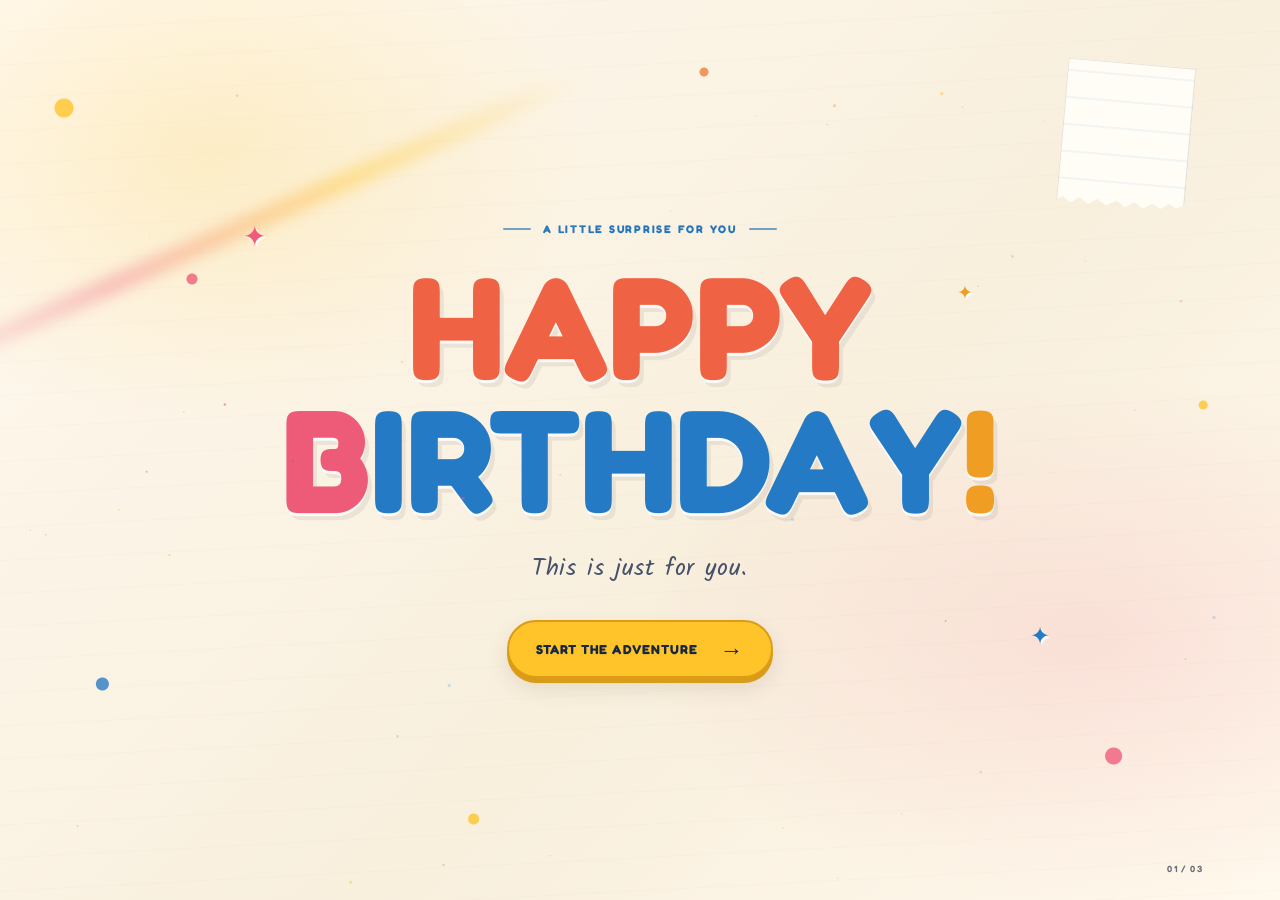
<file: index.html>
<!doctype html>
<html lang="en">
<head>
  <meta charset="utf-8">
  <meta name="viewport" content="width=device-width, initial-scale=1">
  <meta name="theme-color" content="#fff7e8">
  <meta name="description" content="A birthday adventure made just for you.">
  <title>A Birthday Adventure</title>
  <link rel="preconnect" href="https://fonts.googleapis.com">
  <link rel="preconnect" href="https://fonts.gstatic.com" crossorigin>
  <link href="https://fonts.googleapis.com/css2?family=Fredoka:wght@400;500;600;700&family=Kalam:wght@400;700&display=swap" rel="stylesheet">
  <link rel="stylesheet" href="style.css">
  <script src="script.js" defer></script>
</head>
<body>
  <a class="skip-link" href="#home">Skip to the birthday surprise</a>
  <canvas class="effects-canvas" aria-hidden="true"></canvas>
  <main>
    <section class="scene hero is-active" id="home" aria-labelledby="hero-title">
      <div class="hero-wash" aria-hidden="true"></div>
      <div class="hero-content">
        <p class="eyebrow"><span class="eyebrow-line"></span> A LITTLE SURPRISE FOR YOU <span class="eyebrow-line"></span></p>
        <h1 id="hero-title"><span>HAPPY</span><span class="title-accent">BIRTHDAY<span class="title-bang">!</span></span></h1>
        <p class="hero-subtitle">This is just for you.</p>
        <button class="button button-primary" id="start-button" type="button">
          <span>START THE ADVENTURE</span><span class="button-arrow" aria-hidden="true">&#8594;</span>
        </button>
      </div>
      <div class="hero-footer" aria-hidden="true"><span></span><span>01 / 03</span></div>
      <span class="hero-star star-one" aria-hidden="true">&#10022;</span>
      <span class="hero-star star-two" aria-hidden="true">&#10022;</span>
      <span class="hero-star star-three" aria-hidden="true">&#10022;</span>
    </section>

    <section class="scene game-scene" id="game" aria-labelledby="game-title" hidden>
      <div class="scene-topline"><span class="section-kicker">THE FIRST CHALLENGE</span><span class="scene-count">02 / 03</span></div>
      <div class="game-heading">
        <p class="eyebrow"><span class="eyebrow-line"></span> MAKE A WISH <span class="eyebrow-line"></span></p>
        <h2 id="game-title">Catch the <span>stars.</span></h2>
        <p class="game-instructions">Click the falling stars to collect them.</p>
      </div>
      <div class="game-meta" aria-live="polite">
        <span class="score-label">STARS COLLECTED</span>
        <span class="score-value"><span id="score">0</span><span class="score-divider">/</span>10</span>
      </div>
      <div class="game-arena" id="game-arena" aria-label="Star catching game area">
        <div class="arena-horizon" aria-hidden="true"></div>
        <p class="arena-hint" id="arena-hint">Ready when you are <span aria-hidden="true">&#8595;</span></p>
        <div class="game-overlay" id="game-overlay" hidden>
          <p class="eyebrow"><span class="eyebrow-line"></span> MISSION COMPLETE <span class="eyebrow-line"></span></p>
          <h3>YOU DID IT!</h3>
          <p>Ten stars, all yours.</p>
          <a class="button cake-link-button" href="cake.html"><span>BUILD THE CAKE</span><span class="button-arrow" aria-hidden="true">&#8594;</span></a>
          <button class="button button-primary" id="continue-button" type="button"><span>CONTINUE</span><span class="button-arrow" aria-hidden="true">&#8594;</span></button>
        </div>
      </div>
      <div class="game-bottomline" aria-hidden="true"><span>COLLECT 10 TO CONTINUE</span><span>GOOD LUCK</span></div>
    </section>

    <section class="scene letter-scene" id="letter" aria-labelledby="letter-heading" hidden>
      <div class="scene-topline"><span class="section-kicker">THE LAST LITTLE SURPRISE</span><span class="scene-count">03 / 03</span></div>
      <div class="letter-content">
        <p class="eyebrow"><span class="eyebrow-line"></span> JUST FOR YOU <span class="eyebrow-line"></span></p>
        <h2 id="letter-heading">One last thing<span class="title-bang">...</span></h2>
        <p class="letter-hint" id="letter-hint">Click to open</p>
        <div class="envelope-stage">
          <span class="letter-paper" id="birthday-letter" hidden>
            <span class="paper-rule" aria-hidden="true"></span>
            <span class="letter-copy">
              <span>Happy Birthday 🐟!</span>
              <span>Thêm một tuổi mới rồi nha, chúc ấy lúc nào cũng khoẻ mạnh, vui vẻ, bình an, làm được những thứ ấy muốn làm và bớt suy nghĩ nhiều lại xíu =)))</span>
              <span>Tui cũng muốn cảm ơn ấy vì khoảng thời gian vừa qua. Tui vẫn nhớ những gì ấy từng nói với tui, với cả cái thư dài thiệt dài ấy viết cho tui nữa 😭. Đọc xong lúc đó tui không biết phải trả lời sao cho đúng nên chắc giờ mới là lúc tui trả nợ nè.  </span>
              <span>Thiệt ra tui cũng rất quý ấy. Tui vui vì trong một khoảng thời gian của cuộc đời tui có một người quan tâm và đối xử với tui chân thành như vậy. Có thể tui không phải lúc nào cũng nói ra, với nhiều lúc tui cũng hơi khờ trong mấy chuyện này =))), nhưng những gì ấy làm cho tui, tui đều nhớ hết á.  </span>
                <span>Tui chỉ mong tuổi mới sẽ đối xử với cá thật dịu dàng. Mong cá gặp được nhiều người tốt, có thật nhiều kỷ niệm vui, làm được những thứ ấy đang theo đuổi và quan trọng nhất là vẫn cứ là chính mình thoi.</span>
              <span class="letter-signoff"> 🥕 </span>
            </span>
          </span>
          <button class="envelope" id="envelope" type="button" aria-label="Open your birthday letter" aria-expanded="false" aria-controls="birthday-letter">
            <span class="envelope-shadow" aria-hidden="true"></span>
            <span class="envelope-back" aria-hidden="true"></span>
            <span class="envelope-flap" aria-hidden="true"></span>
            <span class="envelope-front" aria-hidden="true"></span>
            <span class="envelope-seal" aria-hidden="true">&#10022;</span>
          </button>
        </div>
        <p class="letter-footer">
    
        </p>
      </div>
    </section>
  </main>
</body>
</html>
</file>
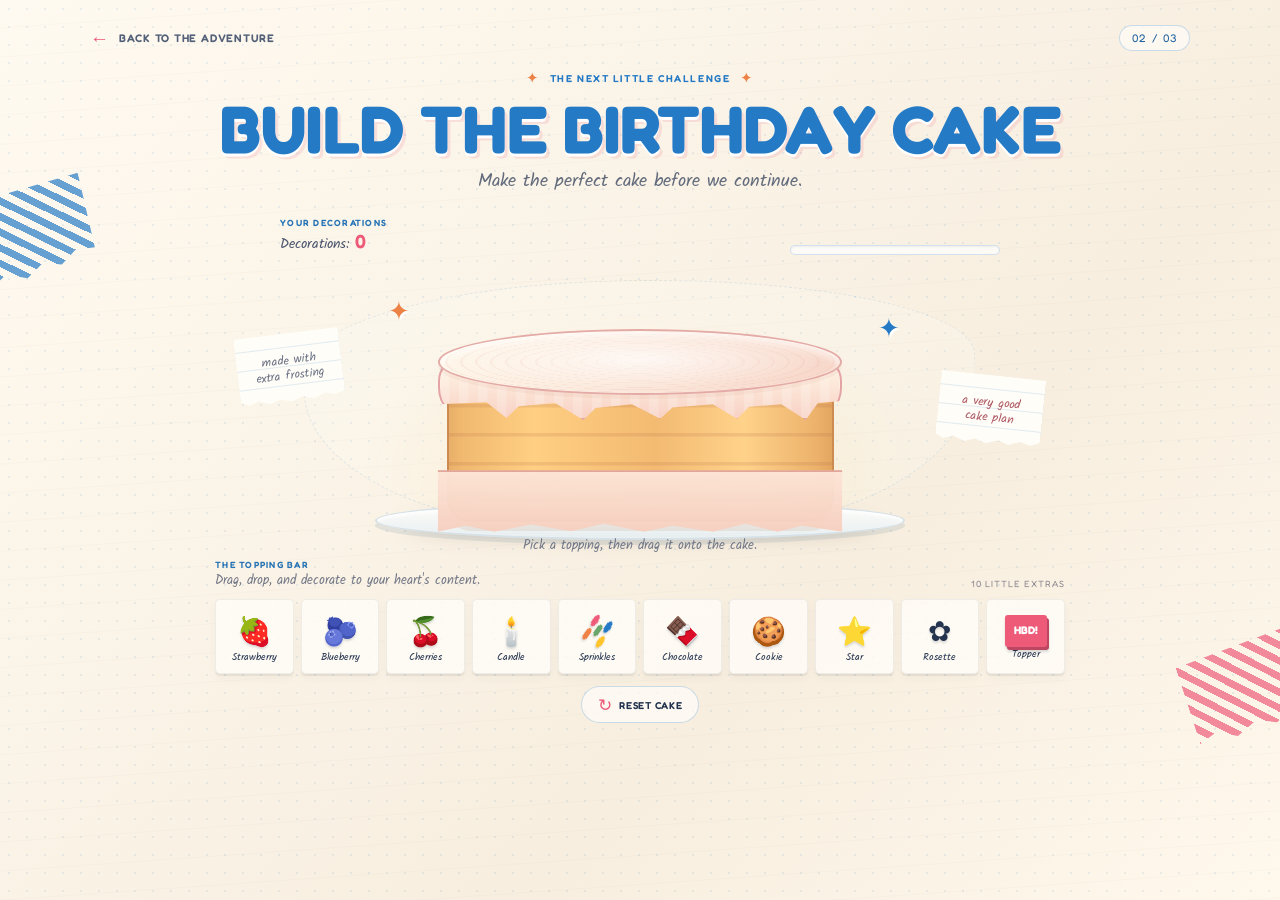
<file: cake.html>
<!doctype html>
<html lang="en">
<head>
  <meta charset="utf-8">
  <meta name="viewport" content="width=device-width, initial-scale=1">
  <meta name="theme-color" content="#fff7e8">
  <meta name="description" content="Build a birthday cake with colorful toppings and decorations.">
  <title>Build the Birthday Cake</title>
  <link rel="preconnect" href="https://fonts.googleapis.com">
  <link rel="preconnect" href="https://fonts.gstatic.com" crossorigin>
  <link href="https://fonts.googleapis.com/css2?family=Fredoka:wght@400;500;600;700&family=Kalam:wght@400;700&display=swap" rel="stylesheet">
  <link rel="stylesheet" href="cake.css">
  <script src="cake.js" defer></script>
</head>
<body>
  <a class="skip-link" href="#cake-game">Skip to cake builder</a>
  <div class="paper-scraps" aria-hidden="true"></div>
  <div class="celebration-layer" id="celebration-layer" aria-hidden="true"></div>

  <header class="page-header">
    <div class="topline">
      <a class="back-link" href="index.html"><span aria-hidden="true">&#8592;</span> BACK TO THE ADVENTURE</a>
      <span class="page-count">02 / 03</span>
    </div>
    <div class="heading-block">
      <p class="eyebrow"><span class="eyebrow-doodle" aria-hidden="true">&#10022;</span> THE NEXT LITTLE CHALLENGE <span class="eyebrow-doodle" aria-hidden="true">&#10022;</span></p>
      <h1>BUILD THE BIRTHDAY CAKE</h1>
      <p class="subheading">Make the perfect cake before we continue.</p>
    </div>
  </header>

  <main class="game-shell" id="cake-game">
    <section class="builder" aria-label="Birthday cake builder">
      <div class="game-status">
        <div class="score-copy">
          <span class="score-label">YOUR DECORATIONS</span>
          <span class="score-value" aria-live="polite">Decorations: <span id="decoration-count">0</span></span>
        </div>
        <div class="progress-track" role="progressbar" aria-label="Cake decoration progress" aria-valuemin="0" aria-valuemax="20" aria-valuenow="0" id="progress-track"><span id="progress-fill"></span></div>
      </div>

      <div class="cake-stage" id="cake-stage">
        <span class="stage-note note-left" aria-hidden="true">made with<br>extra frosting</span>
        <span class="stage-note note-right" aria-hidden="true">a very good<br>cake plan</span>
        <span class="stage-sparkle sparkle-left" aria-hidden="true">&#10022;</span>
        <span class="stage-sparkle sparkle-right" aria-hidden="true">&#10022;</span>
        <div class="cake-shadow" aria-hidden="true"></div>
        <div class="serving-plate" aria-hidden="true"></div>
        <div class="cake-display" role="img" aria-label="A plain birthday cake ready for decorations">
          <div class="cake-body" aria-hidden="true"></div>
          <div class="cake-side-frosting" aria-hidden="true"></div>
          <div class="cake-top" aria-hidden="true"></div>
        </div>
        <div class="cake-dropzone" id="cake-dropzone" role="button" tabindex="0" aria-label="Cake. Drop a decoration here or press Enter to place the selected topping.">
          <div class="cake-pieces" id="cake-pieces" aria-hidden="true"></div>
          <div class="cake-front-glaze" aria-hidden="true"></div>
        </div>
        <p class="drop-hint" id="drop-hint">Pick a topping, then drag it onto the cake.</p>
      </div>

      <div class="tray-heading">
        <div><p class="tray-kicker">THE TOPPING BAR</p><p class="tray-instruction" id="tray-instruction">Drag, drop, and decorate to your heart's content.</p></div>
        <span class="tray-count">10 LITTLE EXTRAS</span>
      </div>
      <div class="topping-tray" id="topping-tray" aria-label="Available cake decorations">
        <button class="topping" type="button" data-kind="strawberry" aria-label="Strawberry"><span class="topping-glyph" aria-hidden="true"></span><span>Strawberry</span></button>
        <button class="topping" type="button" data-kind="blueberry" aria-label="Blueberry"><span class="topping-glyph" aria-hidden="true"></span><span>Blueberry</span></button>
        <button class="topping" type="button" data-kind="cherry" aria-label="Cherries"><span class="topping-glyph" aria-hidden="true"></span><span>Cherries</span></button>
        <button class="topping" type="button" data-kind="candle" aria-label="Candle"><span class="topping-glyph" aria-hidden="true"></span><span>Candle</span></button>
        <button class="topping" type="button" data-kind="sprinkles" aria-label="Sprinkles"><span class="topping-glyph" aria-hidden="true"></span><span>Sprinkles</span></button>
        <button class="topping" type="button" data-kind="chocolate" aria-label="Chocolate"><span class="topping-glyph" aria-hidden="true"></span><span>Chocolate</span></button>
        <button class="topping" type="button" data-kind="cookie" aria-label="Cookie"><span class="topping-glyph" aria-hidden="true"></span><span>Cookie</span></button>
        <button class="topping" type="button" data-kind="star" aria-label="Star"><span class="topping-glyph" aria-hidden="true"></span><span>Star</span></button>
        <button class="topping" type="button" data-kind="frosting" aria-label="Frosting rosette"><span class="topping-glyph" aria-hidden="true"></span><span>Rosette</span></button>
        <button class="topping topper-item" type="button" data-kind="topper" aria-label="Birthday topper"><span class="topping-glyph" aria-hidden="true"></span><span>Topper</span></button>
      </div>

      <div class="game-controls">
        <button class="control-button reset-button" id="reset-button" type="button"><span aria-hidden="true">&#8635;</span> RESET CAKE</button>
      </div>

      <section class="completion-panel" id="completion-panel" aria-live="polite" hidden>
        <p class="completion-kicker"><span aria-hidden="true">&#10022;</span> YOU DID IT <span aria-hidden="true">&#10022;</span></p>
        <h2>MASTERPIECE COMPLETE!</h2>
       
        <a class="continue-button" href="index.html#letter">CONTINUE <span aria-hidden="true">&#8594;</span></a>
      </section>
    </section>
  </main>
  <p class="page-footer"></p>
</body>
</html>
</file>
<file: style.css>
:root {
  color-scheme: light;
  --night: #fff7e8;
  --ink: #1b2940;
  --paper: #fffaf0;
  --paper-ink: #28334a;
  --white: #fffdf8;
  --muted: #727583;
  --gold: #ffc429;
  --coral: #ed5b79;
  --mint: #247ac5;
  font-family: "Kalam", cursive;
  font-synthesis: none;
  text-rendering: optimizeLegibility;
  -webkit-font-smoothing: antialiased;
  -moz-osx-font-smoothing: grayscale;
}

* { box-sizing: border-box; }

html { min-width: 320px; background: var(--night); }

body { min-width: 320px; min-height: 100vh; margin: 0; color: var(--white); background: var(--night); }

button { font: inherit; }

.skip-link {
  position: fixed;
  z-index: 20;
  top: 12px;
  left: 12px;
  padding: 10px 14px;
  color: var(--night);
  background: var(--white);
  transform: translateY(-160%);
}

.skip-link:focus { transform: translateY(0); }

.effects-canvas { position: fixed; z-index: 4; inset: 0; width: 100%; height: 100%; pointer-events: none; }

.scene {
  position: relative;
  display: flex;
  width: 100%;
  min-height: 100svh;
  flex-direction: column;
  overflow: hidden;
  isolation: isolate;
  background-color: var(--night);
  animation: scene-enter 850ms cubic-bezier(.2, .7, .2, 1) both;
}

.scene[hidden] { display: none; }

.hero {
  align-items: center;
  justify-content: center;
  background-image:
    linear-gradient(105deg, rgba(8, 12, 22, .87) 3%, rgba(10, 14, 24, .56) 54%, rgba(10, 14, 24, .22) 100%),
    linear-gradient(0deg, rgba(7, 10, 18, .72), transparent 40%, rgba(7, 10, 18, .13)),
    url("https://images.unsplash.com/photo-1462331940025-496dfbfc7564?auto=format&fit=crop&w=2400&q=85");
  background-position: center, center, center 48%;
  background-size: cover;
}

.hero::before, .game-scene::before, .letter-scene::before {
  position: absolute;
  z-index: -1;
  inset: 0;
  content: "";
  pointer-events: none;
}

.hero::before {
  opacity: .4;
  background-image: radial-gradient(1px 1px at 15% 22%, #fff 45%, transparent 75%), radial-gradient(1px 1px at 77% 35%, #fff 45%, transparent 75%), radial-gradient(1.5px 1.5px at 60% 72%, #ffd36e 45%, transparent 75%), radial-gradient(1px 1px at 89% 79%, #fff 45%, transparent 75%), radial-gradient(1px 1px at 34% 83%, #fff 45%, transparent 75%);
  background-size: 260px 240px, 310px 280px, 350px 330px, 280px 260px, 330px 290px;
}

.hero-wash { position: absolute; z-index: -1; width: 62vw; height: 1px; top: 31%; left: -12%; transform: rotate(-24deg); background: linear-gradient(90deg, transparent, rgba(132, 224, 203, .42), rgba(255, 211, 110, .17), transparent); filter: blur(2px); }

.hero-content { width: min(92vw, 980px); padding: 60px 0; text-align: center; animation: rise-in 1s 120ms both; }

.eyebrow { display: flex; align-items: center; justify-content: center; gap: 12px; margin: 0; color: var(--mint); font-size: 10px; font-weight: 700; letter-spacing: .18em; }
.eyebrow-line { width: 28px; height: 1px; background: currentColor; opacity: .65; }

h1, h2, h3, p { margin-top: 0; }

.hero h1 { display: flex; flex-direction: column; margin: 29px 0 18px; font-family: "Space Grotesk", sans-serif; font-size: clamp(64px, 11.4vw, 148px); font-weight: 700; line-height: .79; letter-spacing: 0; text-shadow: 0 8px 70px rgba(0, 0, 0, .4); }
.hero h1 > span:first-child { color: #f8f6f1; animation: title-in 800ms 350ms both; }
.hero h1 .title-accent { margin-top: 12px; color: var(--gold); animation: title-in 900ms 500ms both; }
.title-bang { color: var(--coral); }
.hero-subtitle { margin: 30px 0 32px; color: rgba(246, 245, 242, .82); font-size: clamp(15px, 2vw, 19px); letter-spacing: .025em; animation: rise-in 800ms 600ms both; }

.button { display: inline-flex; min-height: 54px; align-items: center; justify-content: center; gap: 27px; padding: 0 23px; border: 1px solid transparent; cursor: pointer; font-size: 10px; font-weight: 700; letter-spacing: .11em; transition: transform 200ms ease, background 200ms ease, box-shadow 200ms ease; }
.button:hover { transform: translateY(-3px); }
.button:focus-visible, .envelope:focus-visible { outline: 2px solid var(--mint); outline-offset: 5px; }
.button-primary { color: var(--ink); background: var(--gold); box-shadow: 0 8px 35px rgba(255, 211, 110, .16); }
.button-primary:hover { background: #ffdf8e; box-shadow: 0 12px 42px rgba(255, 211, 110, .29); }
.button-arrow { font-size: 18px; line-height: 1; transition: transform 200ms ease; }
.button:hover .button-arrow { transform: translateX(4px); }

.hero-footer, .scene-topline, .game-bottomline { display: flex; align-items: center; justify-content: space-between; color: rgba(226, 229, 235, .58); font-size: 9px; font-weight: 600; letter-spacing: .16em; }
.hero-footer { position: absolute; right: 6vw; bottom: 30px; left: 6vw; }
.hero-star { position: absolute; color: var(--gold); animation: star-pulse 3s ease-in-out infinite; }
.star-one { top: 24%; left: 19%; font-size: 19px; }
.star-two { right: 18%; bottom: 27%; color: var(--mint); font-size: 14px; animation-delay: -1.3s; }
.star-three { top: 31%; right: 24%; color: #fff; font-size: 9px; animation-delay: -2s; }

.game-scene { min-height: 100svh; padding: 27px clamp(20px, 5.5vw, 82px) 21px; background: radial-gradient(ellipse at 50% 68%, rgba(39, 64, 77, .5), transparent 47%), linear-gradient(155deg, #0b1220 0%, #101321 54%, #111720 100%); }
.game-scene::before { z-index: -1; opacity: .34; background-image: radial-gradient(1px 1px at 12% 19%, #fff 50%, transparent 80%), radial-gradient(1px 1px at 82% 27%, #fff 50%, transparent 80%), radial-gradient(2px 2px at 73% 82%, #ffd36e 45%, transparent 75%), radial-gradient(1px 1px at 26% 63%, #84e0cb 45%, transparent 75%); background-size: 220px 200px, 320px 290px, 290px 280px, 370px 340px; }
.scene-topline { position: relative; z-index: 1; }
.section-kicker { color: var(--mint); }
.scene-count { color: rgba(226, 229, 235, .48); }
.game-heading { position: relative; z-index: 1; margin: clamp(25px, 5vh, 56px) 0 14px; text-align: center; }
.game-heading h2, .letter-content h2 { margin: 14px 0 8px; font-family: "Space Grotesk", sans-serif; font-size: clamp(38px, 6vw, 66px); font-weight: 600; line-height: 1; }
.game-heading h2 span { color: var(--gold); }
.game-instructions { margin: 0; color: var(--muted); font-size: 14px; }
.game-meta { position: relative; z-index: 1; display: flex; align-items: center; justify-content: center; gap: 14px; margin: 12px 0 16px; }
.score-label { color: #b9c0ca; font-size: 9px; font-weight: 700; letter-spacing: .15em; }
.score-value { display: inline-flex; align-items: baseline; gap: 6px; color: var(--gold); font-family: "Space Grotesk", sans-serif; font-size: 21px; font-weight: 600; font-variant-numeric: tabular-nums; }
.score-divider { color: rgba(255, 255, 255, .38); font-size: 14px; }
.game-arena { position: relative; z-index: 1; width: min(100%, 1100px); min-height: clamp(250px, 46vh, 470px); flex: 1; align-self: center; overflow: hidden; border: 1px solid rgba(209, 228, 235, .14); background: linear-gradient(180deg, rgba(12, 20, 32, .35), rgba(11, 18, 27, .17)), repeating-linear-gradient(90deg, transparent 0, transparent calc(25% - 1px), rgba(195, 222, 233, .035) 25%); box-shadow: inset 0 0 110px rgba(0, 0, 0, .22); }
.arena-horizon { position: absolute; right: 0; bottom: 0; left: 0; height: 1px; background: linear-gradient(90deg, transparent, rgba(132, 224, 203, .55), rgba(255, 211, 110, .45), transparent); box-shadow: 0 -7px 34px rgba(132, 224, 203, .1); }
.arena-hint { position: absolute; right: 0; bottom: 20px; left: 0; margin: 0; color: rgba(225, 230, 233, .46); font-size: 11px; text-align: center; transition: opacity 300ms; }
.arena-hint span { display: inline-block; margin-left: 5px; animation: nudge-down 1.4s infinite; }
.game-star { position: absolute; z-index: 2; width: 42px; height: 48px; padding: 0; border: 0; color: var(--gold); background: transparent; cursor: pointer; filter: drop-shadow(0 0 9px rgba(255, 211, 110, .66)); animation: star-fall var(--fall-duration, 4s) linear forwards, star-glow 900ms ease-in-out infinite alternate; }
.game-star::before { content: "✦"; font-size: 35px; line-height: 1; }
.game-star:hover { color: #fff0bb; transform: scale(1.22); }
.game-star:focus-visible { outline: 2px solid var(--white); outline-offset: 2px; border-radius: 50%; }
.game-star.is-collected { animation: collect-pop 340ms ease-out forwards; pointer-events: none; }
.game-overlay { position: absolute; z-index: 3; inset: 0; display: flex; flex-direction: column; align-items: center; justify-content: center; background: rgba(8, 13, 22, .87); text-align: center; backdrop-filter: blur(8px); animation: overlay-in 650ms ease both; }
.game-overlay[hidden] { display: none; }
.game-overlay h3 { margin: 20px 0 7px; color: var(--gold); font-family: "Space Grotesk", sans-serif; font-size: clamp(42px, 8vw, 84px); line-height: .95; }
.game-overlay > p:not(.eyebrow) { margin: 0 0 26px; color: #ccd1d8; }
.game-bottomline { width: min(100%, 1100px); align-self: center; padding-top: 17px; font-size: 8px; }

.letter-scene { align-items: center; overflow: visible; padding: 27px clamp(20px, 5.5vw, 82px) 21px; background: radial-gradient(ellipse at 52% 58%, rgba(87, 60, 44, .32), transparent 51%), linear-gradient(135deg, #17131a, #11121a 52%, #11191c); }
.letter-scene::before { opacity: .2; background-image: radial-gradient(1px 1px at 21% 29%, #fff 48%, transparent 75%), radial-gradient(1px 1px at 80% 72%, #ffd36e 48%, transparent 75%), radial-gradient(1px 1px at 63% 17%, #84e0cb 48%, transparent 75%); background-size: 290px 260px, 350px 330px, 240px 210px; }
.letter-content { display: flex; width: 100%; flex: 1; flex-direction: column; align-items: center; justify-content: center; padding: 30px 0 18px; text-align: center; }
.letter-content h2 { margin: 18px 0 9px; font-size: clamp(37px, 6vw, 63px); }
.letter-hint { margin: 0; color: var(--muted); font-size: 13px; }
.letter-footer { margin: 25px 0 0; color: rgba(226, 229, 235, .48); font-size: 11px; }

/* The paper sets the open stage's height; only the envelope artwork has a fixed size. */
.envelope-stage { --envelope-height: clamp(205px, 38vw, 280px); position: relative; isolation: isolate; width: min(76vw, 390px); max-width: 100%; min-height: var(--envelope-height); flex-shrink: 0; margin: 46px 0 10px; }
.envelope-stage.is-open { padding-bottom: calc(var(--envelope-height) * .32); }
.envelope { position: absolute; z-index: 1; right: 0; bottom: 0; left: 0; display: block; width: 100%; height: var(--envelope-height); margin: 0; padding: 0; border: 0; background: transparent; cursor: pointer; perspective: 900px; isolation: isolate; }
.envelope-shadow { position: absolute; z-index: -1; inset: 14% 5% -7%; background: rgba(0, 0, 0, .42); filter: blur(23px); transform: translateY(13px); transition: transform 900ms ease; }
.envelope-back { position: absolute; z-index: 1; inset: 0; background: linear-gradient(148deg, #deac65, #bd8052 48%, #c68d5d); clip-path: polygon(0 0, 100% 0, 100% 100%, 0 100%); }
.letter-paper { position: relative; z-index: 2; display: block; width: 86%; height: auto; min-height: calc(var(--envelope-height) * .91); overflow: visible; margin: 0 auto; padding: 14px 18px; color: var(--paper-ink); background: repeating-linear-gradient(0deg, transparent 0, transparent 23px, rgba(107, 91, 71, .075) 24px), linear-gradient(105deg, #fffaf0, var(--paper) 60%, #f2e9d8); box-shadow: 0 2px 13px rgba(37, 24, 15, .17), inset 0 0 21px rgba(120, 94, 58, .07); text-align: left; overflow-wrap: anywhere; }
.letter-paper[hidden] { display: none; }
.paper-rule { display: block; width: 100%; height: 1px; margin: 8px 0 14px; background: rgba(121, 91, 55, .2); }
.letter-copy { display: flex; flex-direction: column; gap: 9px; font-size: clamp(9px, 1.8vw, 12px); line-height: 1.42; }
.letter-signoff { padding-top: 1px; font-weight: 700; }
.envelope-front { position: absolute; z-index: 3; inset: 0; background: linear-gradient(147deg, #d49b61, #c18253); clip-path: polygon(0 0, 50% 56%, 100% 0, 100% 100%, 0 100%); filter: drop-shadow(0 -1px 0 rgba(255, 236, 192, .2)); }
.envelope-flap { position: absolute; z-index: 4; inset: 0; background: linear-gradient(150deg, #edbd76, #d59b61); clip-path: polygon(0 0, 100% 0, 50% 58%); transform-origin: 50% 0; transition: transform 700ms cubic-bezier(.3, .1, .3, 1); backface-visibility: hidden; }
.envelope-seal { position: absolute; z-index: 5; top: 39%; left: 50%; display: grid; width: 38px; height: 38px; place-items: center; border: 1px solid rgba(255, 240, 199, .5); border-radius: 50%; color: #f7dfad; background: #bc7457; box-shadow: 0 3px 8px rgba(50, 25, 14, .22); font-size: 14px; transform: translate(-50%, -50%); transition: opacity 280ms ease, transform 280ms ease; }
.envelope.is-open .envelope-flap { z-index: 1; transform: rotateX(180deg); }
.envelope.is-open .envelope-seal { opacity: 0; transform: translate(-50%, -50%) scale(.55); }
.envelope.is-open .envelope-shadow { transform: translateY(20px) scale(1.04); }

@keyframes scene-enter { from { opacity: 0; transform: translateY(10px); } to { opacity: 1; transform: translateY(0); } }
@keyframes rise-in { from { opacity: 0; transform: translateY(16px); } to { opacity: 1; transform: translateY(0); } }
@keyframes title-in { from { opacity: 0; transform: translateY(22px) scale(.97); filter: blur(8px); } to { opacity: 1; transform: translateY(0) scale(1); filter: blur(0); } }
@keyframes star-pulse { 0%, 100% { opacity: .56; transform: scale(.85) rotate(0); } 50% { opacity: 1; transform: scale(1.12) rotate(18deg); } }
@keyframes star-fall { from { transform: translateY(-60px) rotate(0); } to { transform: translateY(var(--fall-distance, 500px)) rotate(150deg); } }
@keyframes star-glow { from { filter: drop-shadow(0 0 5px rgba(255, 211, 110, .38)); } to { filter: drop-shadow(0 0 13px rgba(255, 211, 110, .95)); } }
@keyframes collect-pop { 0% { opacity: 1; transform: scale(1); } 45% { opacity: 1; transform: scale(1.65); } 100% { opacity: 0; transform: scale(.3); } }
@keyframes nudge-down { 0%, 100% { transform: translateY(0); } 50% { transform: translateY(4px); } }
@keyframes overlay-in { from { opacity: 0; } to { opacity: 1; } }

@media (max-width: 600px) {
  .hero { background-position: center, center, 58% center; }
  .hero-content { width: 94vw; }
  .hero h1 { font-size: clamp(57px, 14vw, 88px); }
  .hero h1 .title-accent { margin-top: 9px; }
  .hero-footer { right: 20px; bottom: 21px; left: 20px; font-size: 8px; }
  .star-one { top: 19%; left: 9%; }
  .star-two { right: 9%; bottom: 20%; }
  .game-scene, .letter-scene { padding-right: 18px; padding-left: 18px; }
  .game-heading { margin-top: 34px; }
  .game-arena { min-height: 42svh; }
  .game-star { width: 48px; height: 54px; }
  .game-star::before { font-size: 39px; }
  .game-bottomline { font-size: 7px; }
  .letter-content { padding-top: 20px; }
  .envelope-stage { --envelope-height: clamp(205px, 59vw, 255px); width: min(84vw, 360px); margin-top: 39px; }
  .letter-paper { padding: 9px 12px; }
  .paper-rule { margin: 5px 0 8px; }
  .letter-copy { gap: 6px; font-size: clamp(9px, 2.65vw, 11px); }
}

@media (max-height: 700px) and (min-width: 601px) {
  .game-heading { margin-top: 19px; }
  .game-arena { min-height: 230px; }
  .letter-content { padding-top: 4px; }
  .envelope-stage { --envelope-height: min(34vh, 240px); margin-top: 25px; }
}

@media (prefers-reduced-motion: reduce) {
  *, *::before, *::after { scroll-behavior: auto !important; animation-duration: .01ms !important; animation-iteration-count: 1 !important; transition-duration: .01ms !important; }
  .game-star { animation-duration: var(--fall-duration, 4s), .01ms !important; }
}

html, body { color: var(--ink); background: #fff7e8; }

.scene { background-color: #fff7e8; }

.hero {
  background-color: #fff7e8;
  background-image:
    radial-gradient(ellipse at 16% 17%, rgba(255, 202, 55, .2), transparent 25%),
    radial-gradient(ellipse at 85% 71%, rgba(239, 90, 122, .13), transparent 29%),
    repeating-linear-gradient(177deg, transparent 0 31px, rgba(93, 75, 51, .018) 32px, transparent 33px),
    linear-gradient(135deg, #fff9ef 0%, #f8efdd 58%, #fff8ec 100%);
  background-size: auto, auto, auto, cover;
}

.hero::before {
  z-index: 0;
  opacity: .78;
  background-image:
    radial-gradient(circle at 5% 12%, #ffc429 0 9px, transparent 10px),
    radial-gradient(circle at 15% 31%, #ef5b79 0 5px, transparent 6px),
    radial-gradient(circle at 87% 15%, #247ac5 0 7px, transparent 8px),
    radial-gradient(circle at 94% 45%, #ffc429 0 4px, transparent 5px),
    radial-gradient(circle at 8% 76%, #247ac5 0 6px, transparent 7px),
    radial-gradient(circle at 87% 84%, #ef5b79 0 8px, transparent 9px),
    radial-gradient(circle at 55% 8%, #ef7c3b 0 4px, transparent 5px),
    radial-gradient(circle at 37% 91%, #ffc429 0 5px, transparent 6px);
  background-size: 100% 100%;
}

.hero::after {
  position: absolute;
  z-index: 0;
  top: 7%;
  right: 7%;
  width: 126px;
  height: 145px;
  border: 1px solid rgba(50, 44, 37, .12);
  background: repeating-linear-gradient(0deg, transparent 0 25px, rgba(36, 122, 197, .13) 26px, transparent 27px), #fffdf6;
  box-shadow: 5px 7px 0 rgba(36, 122, 197, .19), 0 12px 22px rgba(56, 45, 32, .1);
  content: "";
  transform: rotate(5deg);
  clip-path: polygon(0 0, 100% 0, 100% 93%, 94% 96%, 88% 93%, 82% 97%, 75% 94%, 68% 98%, 61% 94%, 54% 98%, 47% 94%, 39% 98%, 32% 94%, 25% 98%, 18% 94%, 11% 98%, 5% 94%, 0 97%);
}

.hero-wash { z-index: 0; top: 25%; width: 60vw; height: 15px; background: linear-gradient(90deg, transparent, rgba(239, 91, 121, .42), rgba(255, 196, 41, .5), transparent); filter: blur(8px); }
.hero-content { position: relative; z-index: 1; width: min(92vw, 980px); }
.eyebrow { color: #2676bb; font-family: "Fredoka", sans-serif; font-size: 11px; letter-spacing: .16em; }
.eyebrow-line { height: 2px; border-radius: 2px; }
.hero h1 { font-family: "Fredoka", sans-serif; font-size: clamp(66px, 11.4vw, 146px); line-height: .83; text-shadow: 0 3px 0 rgba(255, 255, 255, .85), 4px 7px 0 rgba(57, 54, 62, .08); }
.hero h1 > span:first-child { color: #ef6344; }
.hero h1 .title-accent { color: #247ac5; }
.hero h1 .title-accent::first-letter { color: #ed5b79; }
.title-bang { color: #ef9d23; }
.hero-subtitle { color: #46516a; font-family: "Kalam", cursive; font-size: clamp(18px, 2.1vw, 24px); }

.button { min-height: 58px; gap: 22px; padding: 0 27px; border: 2px solid #db9d18; border-radius: 999px; font-family: "Fredoka", sans-serif; font-size: 13px; letter-spacing: .08em; }
.button:focus-visible, .envelope:focus-visible { outline-color: #247ac5; }
.button-primary { color: #182743; background: #ffc429; box-shadow: 0 5px 0 #d99c18, 0 10px 22px rgba(78, 61, 32, .12); }
.button-primary:hover { background: #ffd354; box-shadow: 0 7px 0 #d99c18, 0 13px 25px rgba(78, 61, 32, .16); }
.button-arrow { font-size: 23px; }

.hero-footer, .scene-topline, .game-bottomline { color: rgba(38, 48, 68, .68); font-family: "Fredoka", sans-serif; }
.hero-footer { z-index: 1; bottom: 26px; }
.hero-star { z-index: 1; color: #ef5b79; text-shadow: 2px 2px 0 white; }
.star-one { font-size: 28px; }
.star-two { color: #247ac5; font-size: 24px; }
.star-three { color: #ef9d23; font-size: 19px; }

.game-scene {
  background-color: #fff7e8;
  background-image: radial-gradient(ellipse at 7% 9%, rgba(255, 196, 41, .18), transparent 26%), radial-gradient(ellipse at 92% 88%, rgba(239, 91, 121, .13), transparent 29%), repeating-linear-gradient(0deg, transparent 0 34px, rgba(43, 69, 96, .025) 35px, transparent 36px), linear-gradient(145deg, #fff9ed, #f5ecdd);
}

.game-scene::before {
  z-index: -1;
  opacity: .52;
  background-image: radial-gradient(circle, #247ac5 0 3px, transparent 4px), radial-gradient(circle, #ef5b79 0 3px, transparent 4px), radial-gradient(circle, #ffc429 0 4px, transparent 5px), radial-gradient(circle, #f17f42 0 3px, transparent 4px);
  background-position: 22px 13px, 70px 62px, 123px 33px, 172px 93px;
  background-size: 230px 190px, 290px 250px, 320px 290px, 270px 240px;
}

.section-kicker { color: #2676bb; }
.scene-count { color: rgba(38, 48, 68, .57); }
.game-heading h2, .letter-content h2, .game-overlay h3 { font-family: "Fredoka", sans-serif; }
.game-heading h2 { color: #1d2e4b; font-weight: 600; }
.game-heading h2 span { color: #ed5b79; }
.game-instructions, .letter-hint { color: #646c7c; font-family: "Kalam", cursive; font-size: 17px; }
.score-label { color: #566076; font-family: "Fredoka", sans-serif; }
.score-value { color: #2075c1; font-family: "Fredoka", sans-serif; font-size: 24px; }
.score-divider { color: #ef5b79; }
.game-arena {
  border: 2px dashed rgba(41, 112, 171, .36);
  background-color: rgba(255, 253, 247, .87);
  background-image: radial-gradient(circle, rgba(36, 122, 197, .12) 1px, transparent 1.5px), linear-gradient(120deg, rgba(255, 238, 203, .4), rgba(255, 255, 255, .4));
  background-size: 18px 18px, cover;
  box-shadow: 6px 7px 0 rgba(36, 122, 197, .12), 0 16px 34px rgba(74, 61, 42, .08);
}
.arena-horizon { height: 3px; background: linear-gradient(90deg, transparent, #ef5b79, #ffc429, #247ac5, transparent); box-shadow: 0 -6px 18px rgba(239, 91, 121, .12); }
.arena-hint { color: #777d89; font-family: "Kalam", cursive; font-size: 15px; }
.game-star { filter: drop-shadow(0 3px 3px rgba(35, 44, 62, .13)); }
.game-star::before { font-size: 39px; }
.game-star:hover { filter: drop-shadow(0 4px 6px rgba(35, 44, 62, .24)); }
.game-overlay { background: rgba(255, 249, 237, .91); }
.game-overlay h3 { color: #247ac5; text-shadow: 3px 4px 0 rgba(237, 91, 121, .2); }
.game-overlay > p:not(.eyebrow) { color: #596477; font-family: "Kalam", cursive; font-size: 18px; }
.cake-link-button { margin-bottom: 12px; color: #fffdf8; border-color: #155997; background: #247ac5; box-shadow: 0 5px 0 #155997, 0 10px 22px rgba(78, 61, 32, .12); text-decoration: none; }
.cake-link-button:hover { background: #368bd3; box-shadow: 0 7px 0 #155997, 0 13px 25px rgba(78, 61, 32, .16); }

.letter-scene {
  background-color: #fff7e8;
  background-image: radial-gradient(ellipse at 11% 78%, rgba(255, 196, 41, .2), transparent 26%), radial-gradient(ellipse at 88% 23%, rgba(36, 122, 197, .12), transparent 27%), repeating-linear-gradient(175deg, transparent 0 32px, rgba(69, 57, 40, .022) 33px, transparent 34px), linear-gradient(135deg, #fff9ee, #f5ebdc);
}

.letter-scene::before { z-index: -1; opacity: .36; background-image: radial-gradient(circle, #ed5b79 0 4px, transparent 5px), radial-gradient(circle, #247ac5 0 4px, transparent 5px), radial-gradient(circle, #ffc429 0 5px, transparent 6px); background-size: 240px 220px, 300px 270px, 350px 310px; }
.letter-content h2 { color: #1e2f4c; }
.letter-content h2 .title-bang { color: #ed5b79; }
.letter-footer { color: #707586; font-family: "Kalam", cursive; font-size: 14px; }
.envelope { filter: drop-shadow(6px 8px 0 rgba(37, 84, 130, .13)); }
.envelope-back { background: linear-gradient(145deg, #347fc5, #1d5fa7 52%, #185391); }
.letter-paper { background: repeating-linear-gradient(0deg, transparent 0 23px, rgba(36, 122, 197, .12) 24px), linear-gradient(105deg, #fffdf7, #fff8e9 65%, #f5eddc); box-shadow: 0 2px 13px rgba(37, 45, 56, .14), inset 0 0 21px rgba(120, 94, 58, .045); }
.letter-copy { color: #344058; font-family: "Kalam", cursive; font-size: clamp(10px, 1.8vw, 13px); }
.paper-rule { background: rgba(237, 91, 121, .33); }
.envelope-front { background: linear-gradient(145deg, #f17d75, #df5b71); }
.envelope-flap { background: linear-gradient(150deg, #ffc84d, #ef9c37); }
.envelope-seal { border-color: rgba(255, 255, 255, .65); color: #fffaf0; background: #247ac5; }

@media (max-width: 600px) {
  .hero::after { top: 5%; right: 5%; width: 82px; height: 96px; }
  .hero h1 { font-size: clamp(56px, 14vw, 88px); }
  .hero-subtitle { margin-top: 24px; }
  .hero-footer { color: rgba(38, 48, 68, .72); }
  .game-arena { box-shadow: 4px 5px 0 rgba(36, 122, 197, .12), 0 12px 24px rgba(74, 61, 42, .07); }
}

@media (max-width: 430px) {
  .hero::after { display: none; }
}
</file>
<file: cake.css>
:root {
  color-scheme: light;
  --ink: #24344f;
  --cream: #fff7e8;
  --paper: #fffdf8;
  --blue: #247ac5;
  --blue-dark: #1b5f9f;
  --pink: #ed5b79;
  --orange: #ed8246;
  --yellow: #ffc429;
  --muted: #737787;
  font-family: "Kalam", cursive;
  font-synthesis: none;
  text-rendering: optimizeLegibility;
  -webkit-font-smoothing: antialiased;
  -moz-osx-font-smoothing: grayscale;
}

* { box-sizing: border-box; }

html { min-width: 320px; min-height: 100%; background: var(--cream); }

body {
  position: relative;
  min-width: 320px;
  min-height: 100vh;
  margin: 0;
  overflow-x: hidden;
  color: var(--ink);
  background-color: var(--cream);
  background-image: radial-gradient(circle, rgba(36, 122, 197, .1) 1px, transparent 1.5px), repeating-linear-gradient(176deg, transparent 0 27px, rgba(81, 66, 47, .022) 28px, transparent 29px), linear-gradient(135deg, #fffaf1, #f7eedf 65%, #fff8ec);
  background-size: 18px 18px, auto, cover;
}

button, a { font: inherit; }
button { color: inherit; }
a { color: inherit; }

.skip-link { position: fixed; z-index: 20; top: 12px; left: 12px; padding: 10px 14px; color: white; background: var(--blue-dark); transform: translateY(-160%); }
.skip-link:focus { transform: translateY(0); }
.paper-scraps { position: fixed; z-index: 0; inset: 0; overflow: hidden; pointer-events: none; }
.paper-scraps::before, .paper-scraps::after { position: absolute; width: 160px; height: 95px; content: ""; opacity: .7; }
.paper-scraps::before { top: 21%; left: -65px; background: repeating-linear-gradient(45deg, #247ac5 0 7px, transparent 7px 14px); clip-path: polygon(0 0, 100% 8%, 95% 88%, 83% 84%, 72% 94%, 61% 86%, 49% 96%, 37% 85%, 24% 95%, 12% 85%, 0 94%); transform: rotate(-19deg); }
.paper-scraps::after { right: -64px; bottom: 19%; background: repeating-linear-gradient(45deg, #ed5b79 0 7px, transparent 7px 14px); clip-path: polygon(0 8%, 100% 0, 100% 94%, 88% 85%, 75% 96%, 63% 84%, 50% 95%, 38% 86%, 24% 96%, 12% 85%, 0 92%); transform: rotate(-18deg); }

.page-header, .game-shell, .page-footer { position: relative; z-index: 1; }
.page-header { width: min(1100px, calc(100% - 40px)); margin: 0 auto; padding: 19px 0 8px; }
.topline { display: flex; align-items: center; justify-content: space-between; }
.back-link { display: inline-flex; align-items: center; gap: 9px; padding: 7px 0; color: #526078; font-family: "Fredoka", sans-serif; font-size: 11px; font-weight: 600; letter-spacing: .07em; text-decoration: none; }
.back-link span { color: var(--pink); font-size: 19px; transition: transform 180ms ease; }
.back-link:hover span { transform: translateX(-4px); }
.page-count { padding: 5px 12px; border: 1px solid rgba(36, 122, 197, .24); border-radius: 999px; color: var(--blue-dark); background: rgba(255, 253, 248, .7); font-family: "Fredoka", sans-serif; font-size: 11px; letter-spacing: .1em; }
.heading-block { padding: 11px 0 0; text-align: center; }
.eyebrow { display: flex; align-items: center; justify-content: center; gap: 9px; margin: 0; color: var(--blue); font-family: "Fredoka", sans-serif; font-size: 10px; font-weight: 600; letter-spacing: .16em; }
.eyebrow-doodle { color: var(--orange); font-size: 15px; }
h1, h2, p { margin-top: 0; }
.heading-block h1 { margin: 7px 0 0; color: #247ac5; font-family: "Fredoka", sans-serif; font-size: clamp(35px, 6vw, 67px); font-weight: 700; line-height: 1.03; text-shadow: 0 3px white, 3px 5px 0 rgba(237, 91, 121, .15); }
.subheading { margin: 4px 0 0; color: #626b7c; font-size: clamp(15px, 2vw, 18px); }

.game-shell { width: min(1020px, calc(100% - 32px)); margin: 0 auto; }
.builder { width: 100%; }
.game-status { display: flex; width: min(720px, 100%); align-items: end; justify-content: space-between; gap: 20px; margin: 13px auto 4px; }
.score-copy { display: grid; gap: 1px; }
.score-label, .tray-kicker { color: #2573b5; font-family: "Fredoka", sans-serif; font-size: 9px; font-weight: 600; letter-spacing: .14em; }
.score-value { color: #48536b; font-size: 14px; }
.score-value span { color: var(--pink); font-family: "Fredoka", sans-serif; font-size: 19px; font-weight: 600; }
.progress-track { width: min(210px, 39vw); height: 10px; overflow: hidden; border: 1px solid rgba(36, 122, 197, .2); border-radius: 99px; background: rgba(255, 255, 255, .7); box-shadow: inset 0 1px 2px rgba(43, 58, 75, .08); }
.progress-track span { display: block; width: 0; height: 100%; border-radius: inherit; background: linear-gradient(90deg, var(--pink), var(--orange), var(--yellow), var(--blue)); transition: width 320ms cubic-bezier(.2, .7, .2, 1); }

.cake-stage { position: relative; width: min(840px, 100%); height: clamp(250px, 33vh, 315px); margin: 0 auto 3px; isolation: isolate; }
.cake-stage::before { position: absolute; inset: 7% 10% 9%; border: 1px dashed rgba(36, 122, 197, .13); border-radius: 48% 52% 39% 44% / 34% 32% 61% 58%; content: ""; background: radial-gradient(ellipse at 50% 77%, rgba(255, 196, 41, .13), transparent 59%), rgba(255, 253, 248, .18); transform: rotate(-1deg); }
.stage-note { position: absolute; z-index: 1; top: 25%; display: grid; width: 105px; height: 70px; place-content: center; color: #697084; background: repeating-linear-gradient(0deg, transparent 0 17px, rgba(36, 122, 197, .14) 18px, transparent 19px), #fffdf7; box-shadow: 3px 5px 0 rgba(36, 122, 197, .12); font-size: 12px; line-height: 1.25; text-align: center; transform: rotate(-7deg); clip-path: polygon(0 0, 100% 0, 100% 90%, 91% 95%, 81% 91%, 70% 97%, 60% 92%, 49% 98%, 38% 93%, 28% 98%, 17% 92%, 8% 97%, 0 91%); }
.note-left { left: 2%; }
.note-right { right: 2%; top: 39%; color: #ad5562; transform: rotate(6deg); }
.stage-sparkle { position: absolute; z-index: 2; color: var(--orange); font-size: 26px; text-shadow: 2px 2px white; animation: twinkle 2.5s ease-in-out infinite; }
.sparkle-left { top: 11%; left: 20%; }
.sparkle-right { top: 17%; right: 19%; color: var(--blue); animation-delay: -1s; }
.cake-shadow { position: absolute; z-index: 2; bottom: 18px; left: 50%; width: min(470px, 71%); height: 24px; border-radius: 50%; background: rgba(80, 60, 48, .2); filter: blur(10px); transform: translateX(-50%); }
.serving-plate { position: absolute; z-index: 3; bottom: 16px; left: 50%; width: min(530px, 84%); height: 39px; border: 2px solid #d5e0e7; border-radius: 50%; background: linear-gradient(180deg, #fffefa, #e7eef0); box-shadow: 0 5px 0 rgba(48, 96, 129, .11), inset 0 2px 4px white; transform: translateX(-50%); }
.cake-display { position: absolute; z-index: 4; bottom: 34px; left: 50%; width: min(430px, 78%); height: 205px; transform: translateX(-50%); }
.cake-body { position: absolute; z-index: 1; right: 5%; bottom: 0; left: 5%; height: 142px; border: 2px solid #cd8b54; border-top: 0; border-radius: 0 0 24px 24px; background: repeating-linear-gradient(0deg, transparent 0 25px, rgba(177, 103, 63, .17) 26px 29px), linear-gradient(90deg, #eeb56d 0%, #ffcf83 22%, #f3ba72 54%, #ffd28a 77%, #e8ab65 100%); box-shadow: inset 0 -10px 16px rgba(163, 93, 52, .12), 0 9px 0 rgba(169, 111, 70, .12); }
.cake-side-frosting { position: absolute; z-index: 2; top: 40px; right: 3%; left: 3%; height: 63px; border: 2px solid #e4a4a5; border-radius: 24px 24px 32px 32px; background: repeating-linear-gradient(90deg, rgba(255, 255, 255, .19) 0 9px, transparent 10px 19px), linear-gradient(180deg, #fff8e8, #f8d1c4); clip-path: polygon(0 0, 100% 0, 100% 70%, 94% 73%, 91% 100%, 85% 75%, 77% 79%, 74% 98%, 68% 75%, 58% 80%, 55% 98%, 48% 75%, 39% 81%, 36% 100%, 29% 73%, 20% 78%, 17% 97%, 12% 72%, 0 75%); }
.cake-top { position: absolute; z-index: 3; top: 12px; right: 3%; left: 3%; height: 66px; border: 2px solid #e4aaa6; border-radius: 50%; background: radial-gradient(ellipse at 50% 45%, rgba(255, 255, 255, .7), transparent 66%), repeating-radial-gradient(ellipse at 50% 50%, transparent 0 12px, rgba(225, 155, 143, .12) 13px 15px), linear-gradient(135deg, #fff9ec, #f7d5c7); box-shadow: inset 0 4px 8px rgba(255, 255, 255, .8), 0 4px 0 rgba(184, 112, 91, .08); }
.cake-dropzone { position: absolute; z-index: 6; top: 24px; bottom: 36px; left: 50%; width: min(355px, 66%); border-radius: 48% 48% 20px 20px; outline: none; transform: translateX(-50%); touch-action: none; }
.cake-dropzone:focus-visible { outline: 2px dashed var(--blue); outline-offset: 3px; }
.cake-pieces { position: absolute; inset: 0; pointer-events: none; }
.drop-hint { position: absolute; z-index: 8; right: 0; bottom: 0; left: 0; margin: 0; color: #707788; font-size: 13px; text-align: center; transition: opacity 180ms ease; pointer-events: none; }
.drop-hint.is-hidden { opacity: 0; }

.drag-proxy { display: grid; width: 47px; height: 47px; place-items: center; border: 1px solid rgba(87, 69, 49, .13); border-radius: 50%; background: rgba(255, 253, 248, .94); box-shadow: 0 4px 9px rgba(59, 51, 45, .19), inset 0 1px 2px white; font-family: "Fredoka", sans-serif; font-size: 28px; line-height: 1; }
.placed-decoration { --anchor-transform: translate(-50%, -50%) rotate(var(--tilt, 0deg)); position: absolute; display: block; width: 48px; height: 48px; transform: var(--anchor-transform) scale(.52); transform-origin: center; animation: land-decoration 440ms cubic-bezier(.2, .8, .25, 1.18) forwards; pointer-events: none; }
.decoration-art { position: absolute; inset: 0; display: block; filter: drop-shadow(0 3px 2px rgba(79, 52, 39, .24)); }
.cake-front-glaze { position: absolute; z-index: 3; right: -7%; bottom: -5%; left: -7%; height: 26%; border-top: 2px solid rgba(212, 136, 126, .58); background: linear-gradient(180deg, rgba(252, 228, 213, .98), rgba(246, 207, 192, .97)); clip-path: polygon(0 0, 100% 0, 100% 100%, 90% 90%, 84% 100%, 76% 87%, 68% 100%, 58% 90%, 51% 100%, 41% 87%, 33% 99%, 23% 88%, 14% 100%, 7% 90%, 0 100%); pointer-events: none; }

.kind-strawberry { width: 43px; height: 51px; }
.strawberry-body { position: absolute; top: 11px; left: 8px; width: 29px; height: 37px; border: 1px solid rgba(139, 28, 45, .3); border-radius: 45% 45% 52% 52% / 35% 35% 67% 67%; background: radial-gradient(ellipse at 28% 20%, rgba(255, 226, 175, .66), transparent 28%), radial-gradient(1.4px 2px at 28% 34%, #ffe7a6 65%, transparent 78%), radial-gradient(1.4px 2px at 61% 26%, #ffe7a6 65%, transparent 78%), radial-gradient(1.4px 2px at 75% 48%, #ffe7a6 65%, transparent 78%), radial-gradient(1.4px 2px at 42% 57%, #ffe7a6 65%, transparent 78%), radial-gradient(1.4px 2px at 61% 75%, #ffe7a6 65%, transparent 78%), linear-gradient(115deg, #cf2945, #f35b62 50%, #b91e3b); box-shadow: inset -3px -3px 5px rgba(106, 17, 37, .25), inset 2px 2px 3px rgba(255, 222, 176, .44), 0 3px 2px rgba(100, 51, 42, .18); clip-path: polygon(50% 100%, 13% 62%, 3% 37%, 12% 12%, 33% 2%, 51% 14%, 70% 1%, 91% 12%, 99% 38%, 87% 65%); }
.strawberry-leaves { position: absolute; z-index: 1; top: 5px; left: 8px; width: 29px; height: 17px; }
.strawberry-leaves .leaf { position: absolute; bottom: 0; left: 12px; width: 8px; height: 16px; border-radius: 90% 15% 80% 20%; background: linear-gradient(125deg, #75a85b, #2d7848 70%); transform: rotate(calc((var(--leaf-index, 0) - 2) * 25deg)); transform-origin: 50% 100%; }
.strawberry-leaves .leaf:nth-child(1) { --leaf-index: -2; }
.strawberry-leaves .leaf:nth-child(2) { --leaf-index: -1; }
.strawberry-leaves .leaf:nth-child(3) { --leaf-index: 0; }
.strawberry-leaves .leaf:nth-child(4) { --leaf-index: 1; }
.strawberry-leaves .leaf:nth-child(5) { --leaf-index: 2; }

.kind-blueberry { width: 54px; height: 42px; }
.berry { position: absolute; width: 21px; height: 21px; border: 1px solid rgba(32, 31, 100, .27); border-radius: 50%; background: radial-gradient(ellipse at 31% 25%, #eef1ff 0 8%, #8191db 15%, transparent 34%), radial-gradient(circle at 57% 67%, #31347f, #5655aa 63%, #242762); box-shadow: inset -3px -3px 5px rgba(17, 22, 79, .35), 0 3px 3px rgba(45, 41, 81, .2); }
.berry::after { position: absolute; top: 8px; left: 8px; width: 5px; height: 5px; border: 1px solid rgba(231, 231, 255, .7); border-radius: 50%; content: ""; }
.berry:nth-child(1) { top: 13px; left: 2px; width: 19px; height: 19px; }
.berry:nth-child(2) { top: 1px; left: 18px; width: 21px; height: 21px; }
.berry:nth-child(3) { top: 14px; left: 32px; width: 19px; height: 19px; }
.berry:nth-child(4) { top: 20px; left: 17px; width: 18px; height: 18px; }

.kind-cherry { width: 58px; height: 47px; }
.cherry-pair { position: absolute; inset: 0; overflow: visible; filter: drop-shadow(0 3px 2px rgba(84, 37, 37, .2)); }
.cherry-stems { fill: none; stroke: #497d4c; stroke-width: 2.7; stroke-linecap: round; }
.cherry-fruit { fill: url(#unused); fill: #bd2945; stroke: #9c1e36; stroke-width: 1; }
.cherry-shine { fill: rgba(255, 223, 197, .8); }

.kind-candle { width: 30px; height: 70px; --anchor-transform: translate(-50%, -91%) rotate(var(--tilt, 0deg)); }
.candle-body { position: absolute; bottom: 2px; left: 9px; width: 13px; height: 48px; border: 1px solid #d47b76; border-radius: 4px 4px 2px 2px; background: repeating-linear-gradient(135deg, transparent 0 7px, rgba(225, 87, 111, .75) 8px 11px), linear-gradient(90deg, #fff7dd, #fffdf3 45%, #e4d5bc); box-shadow: inset -2px 0 3px rgba(123, 81, 66, .18), 1px 2px 3px rgba(63, 44, 39, .2); }
.candle-base { position: absolute; bottom: 0; left: 5px; width: 21px; height: 8px; border-radius: 50%; background: linear-gradient(#fff1dc, #edc5a4); }
.candle-wick { position: absolute; z-index: 1; bottom: 49px; left: 14px; width: 3px; height: 7px; border-radius: 2px; background: #584138; }
.candle-flame { position: absolute; z-index: 2; bottom: 54px; left: 10px; width: 11px; height: 16px; border-radius: 70% 30% 60% 40%; background: radial-gradient(ellipse at 48% 66%, #fff9ce 0 24%, #ffd04f 34%, #fa873d 72%, transparent 74%); filter: drop-shadow(0 0 5px rgba(255, 172, 53, .7)); transform: rotate(4deg); transform-origin: 50% 90%; animation: flame-flicker 760ms ease-in-out infinite alternate; }

.kind-sprinkles { width: 62px; height: 52px; }
.sprinkle { position: absolute; width: var(--sprinkle-size); height: calc(var(--sprinkle-size) * 2.4); border-radius: 99px; background: var(--sprinkle-color); box-shadow: 0 1px 1px rgba(58, 47, 39, .23); transform: translate(-50%, -50%) rotate(var(--sprinkle-tilt)); }
.sprinkle.is-dot { width: var(--sprinkle-size); height: var(--sprinkle-size); border-radius: 50%; }

.kind-chocolate { width: 39px; height: 38px; --anchor-transform: translate(-50%, -44%) rotate(var(--tilt, 0deg)); }
.chocolate-shard { position: absolute; inset: 2px 4px 5px; border: 1px solid #47251d; background: linear-gradient(138deg, #915338, #48241f 62%, #301d1c); box-shadow: inset 2px 2px 3px rgba(255, 219, 168, .3), inset -3px -3px 4px rgba(27, 13, 14, .43), 0 3px 3px rgba(49, 34, 32, .19); clip-path: polygon(8% 18%, 37% 0, 94% 9%, 100% 75%, 72% 100%, 11% 83%); }
.chocolate-ridge { position: absolute; top: 9px; left: 12px; width: 15px; height: 2px; border-radius: 50%; background: rgba(255, 222, 182, .7); transform: rotate(-23deg); }

.kind-cookie { width: 43px; height: 43px; --anchor-transform: translate(-50%, -43%) rotate(var(--tilt, 0deg)); }
.cookie-disc { position: absolute; inset: 3px; border: 2px solid #b96b31; border-radius: 47% 53% 50% 45%; background: radial-gradient(circle at 33% 27%, rgba(255, 227, 158, .8), transparent 22%), radial-gradient(circle at 62% 65%, rgba(165, 89, 39, .13) 1px, transparent 2px), radial-gradient(circle at 28% 70%, rgba(165, 89, 39, .15) 1px, transparent 2px), linear-gradient(145deg, #edbd6b, #cd833f); box-shadow: inset 2px 2px 4px rgba(255, 239, 192, .52), inset -3px -3px 5px rgba(126, 66, 35, .25), 0 3px 3px rgba(71, 45, 35, .21); }
.cookie-chip { position: absolute; width: 5px; height: 4px; border-radius: 50%; background: #583126; box-shadow: inset 1px 1px 1px rgba(255, 223, 173, .24); }
.cookie-chip:nth-child(1) { top: 5px; left: 11px; }
.cookie-chip:nth-child(2) { top: 9px; right: 5px; }
.cookie-chip:nth-child(3) { top: 17px; left: 6px; }
.cookie-chip:nth-child(4) { right: 9px; bottom: 6px; }
.cookie-chip:nth-child(5) { bottom: 4px; left: 11px; }
.cookie-chip:nth-child(6) { top: 14px; left: 17px; }

.kind-star { width: 34px; height: 34px; }
.fondant-star { position: absolute; inset: 2px; background: linear-gradient(145deg, #fff4ab, #ffd049 56%, #eaa728); filter: drop-shadow(0 2px 2px rgba(134, 94, 29, .22)); clip-path: polygon(50% 0, 62% 34%, 98% 36%, 70% 58%, 80% 94%, 50% 73%, 19% 94%, 29% 58%, 2% 36%, 38% 34%); }
.star-glint { position: absolute; top: 7px; left: 10px; width: 8px; height: 2px; border-radius: 50%; background: rgba(255, 255, 255, .8); transform: rotate(-26deg); }

.kind-frosting { width: 42px; height: 42px; }
.piped-rosette { position: absolute; inset: 3px; border: 4px solid var(--rosette-highlight); border-radius: 50%; background: radial-gradient(circle at 36% 31%, rgba(255, 255, 255, .86) 0 11%, transparent 36%), conic-gradient(from 20deg, var(--rosette-shade), var(--rosette-light) 25%, var(--rosette-highlight) 42%, var(--rosette-light) 58%, var(--rosette-shade) 78%, var(--rosette-light)); box-shadow: inset 1px 2px 4px rgba(255, 255, 255, .8), inset -2px -3px 4px rgba(105, 74, 67, .18), 0 3px 4px rgba(72, 50, 49, .16); }
.rosette-fold { position: absolute; inset: 3px; border: 3px solid var(--rosette-light); border-right-color: var(--rosette-shade); border-bottom-color: var(--rosette-highlight); border-radius: 48% 54% 47% 55%; box-shadow: 0 1px 2px rgba(96, 63, 59, .12); transform: rotate(calc(var(--fold-index, 0) * 60deg)); }
.rosette-fold:nth-child(1) { --fold-index: 1; }
.rosette-fold:nth-child(2) { --fold-index: 2; }
.rosette-fold:nth-child(3) { --fold-index: 3; }
.rosette-fold:nth-child(4) { --fold-index: 4; }
.rosette-fold:nth-child(5) { --fold-index: 5; }
.rosette-fold:nth-child(6) { --fold-index: 6; }
.rosette-center { position: absolute; inset: 11px; border: 2px solid var(--rosette-highlight); border-radius: 50%; background: radial-gradient(circle at 35% 28%, white, var(--rosette-light) 57%, var(--rosette-shade)); box-shadow: 0 1px 2px rgba(79, 49, 49, .15); }

.kind-topper { width: 88px; height: 76px; --anchor-transform: translate(-50%, -100%) rotate(var(--tilt, 0deg)); }
.topper-sign { position: absolute; top: 0; left: 50%; display: flex; width: 72px; height: 40px; flex-direction: column; align-items: center; justify-content: center; border: 1px solid #a93f5e; color: #fffaf1; background: linear-gradient(145deg, #f18286, #dd526f); box-shadow: 2px 3px 0 rgba(126, 52, 68, .28), inset 1px 1px 2px rgba(255, 240, 213, .4); font-family: "Fredoka", sans-serif; font-size: 9px; font-weight: 700; line-height: 1.05; letter-spacing: .08em; transform: translateX(-50%); clip-path: polygon(0 0, 100% 0, 96% 88%, 84% 100%, 72% 89%, 60% 100%, 48% 89%, 36% 100%, 24% 89%, 12% 100%, 4% 88%); }
.topper-sticks { position: absolute; top: 34px; left: 50%; display: flex; width: 43px; height: 40px; justify-content: space-between; transform: translateX(-50%); }
.topper-stick { width: 2px; height: 100%; border-radius: 2px; background: linear-gradient(90deg, #9a673f, #fff1cb 48%, #a96d40); box-shadow: 1px 1px 1px rgba(72, 49, 35, .2); transform: rotate(calc((var(--stick-index, 0) * 8deg) - 4deg)); }
.topper-stick:nth-child(2) { --stick-index: 1; }
.drag-proxy { position: fixed; z-index: 30; margin: 0; opacity: .9; transform: translate(-50%, -50%) scale(1.12) rotate(-5deg); pointer-events: none; }
.topping-glyph { display: grid; min-width: 37px; height: 38px; place-items: center; font-family: "Fredoka", sans-serif; font-size: 28px; line-height: 1; filter: drop-shadow(0 2px 1px rgba(34, 43, 57, .17)); }
.topping[data-kind="sprinkles"] .topping-glyph { width: 37px; border-radius: 50%; background: radial-gradient(ellipse 3px 7px at 29% 31%, #ef5b79 90%, transparent), radial-gradient(ellipse 3px 7px at 67% 26%, #247ac5 90%, transparent), radial-gradient(ellipse 3px 7px at 73% 69%, #ffc429 90%, transparent), radial-gradient(ellipse 3px 7px at 31% 72%, #ef8246 90%, transparent), radial-gradient(ellipse 3px 7px at 50% 48%, #69a66b 90%, transparent); transform: rotate(35deg); }
.topping[data-kind="topper"] .topping-glyph { min-width: 42px; width: 42px; height: 32px; border-radius: 3px; color: white; background: var(--pink); box-shadow: 2px 3px 0 #bd4660; font-size: 11px; font-weight: 700; }

.tray-heading { display: flex; width: min(850px, 100%); align-items: end; justify-content: space-between; gap: 16px; margin: 2px auto 8px; }
.tray-kicker { margin: 0; }
.tray-instruction { margin: 0; color: #737887; font-size: 13px; }
.tray-count { padding-bottom: 2px; color: #8c8790; font-family: "Fredoka", sans-serif; font-size: 9px; letter-spacing: .11em; white-space: nowrap; }
.topping-tray { display: grid; width: min(850px, 100%); grid-template-columns: repeat(10, minmax(0, 1fr)); gap: 7px; margin: 0 auto; }
.topping { display: flex; min-width: 0; min-height: 75px; flex-direction: column; align-items: center; justify-content: center; gap: 2px; padding: 5px 2px 4px; border: 1px solid rgba(76, 81, 92, .09); border-radius: 5px; background: rgba(255, 253, 248, .81); box-shadow: 0 2px 0 rgba(70, 65, 57, .08), 0 4px 10px rgba(60, 51, 41, .04); cursor: grab; font-size: 10px; line-height: 1.05; transition: transform 160ms ease, box-shadow 160ms ease, background 160ms ease; touch-action: none; user-select: none; -webkit-user-select: none; }
.topping:hover, .topping.is-selected { z-index: 1; border-color: rgba(36, 122, 197, .32); background: #fff; box-shadow: 0 3px 0 rgba(36, 122, 197, .13), 0 7px 14px rgba(60, 51, 41, .09); transform: translateY(-3px) rotate(-1deg); }
.topping:active { cursor: grabbing; }
.topping:focus-visible, .control-button:focus-visible, .continue-button:focus-visible, .back-link:focus-visible { outline: 2px solid var(--blue); outline-offset: 3px; }
.game-controls { display: flex; justify-content: center; gap: 12px; padding: 12px 0 8px; }
.control-button { display: inline-flex; min-height: 37px; align-items: center; justify-content: center; gap: 7px; padding: 0 16px; border: 1px solid rgba(36, 122, 197, .24); border-radius: 99px; background: rgba(255, 253, 248, .7); cursor: pointer; font-family: "Fredoka", sans-serif; font-size: 10px; font-weight: 600; letter-spacing: .07em; transition: transform 160ms ease, box-shadow 160ms ease; }
.control-button:hover { transform: translateY(-2px); box-shadow: 0 4px 8px rgba(44, 58, 75, .09); }
.reset-button span { color: var(--pink); font-size: 17px; }

.completion-panel { width: min(560px, 100%); margin: 13px auto 28px; padding: 15px 18px 18px; border: 1px dashed rgba(36, 122, 197, .32); background: rgba(255, 253, 248, .9); box-shadow: 5px 6px 0 rgba(36, 122, 197, .1); text-align: center; animation: reveal 430ms ease both; }
.completion-panel[hidden] { display: none; }
.completion-kicker { margin: 0 0 2px; color: var(--orange); font-family: "Fredoka", sans-serif; font-size: 10px; font-weight: 600; letter-spacing: .15em; }
.completion-panel h2 { margin: 0; color: var(--blue); font-family: "Fredoka", sans-serif; font-size: clamp(25px, 4vw, 37px); line-height: 1.15; }
.completion-panel > p:not(.completion-kicker) { margin: 4px 0 12px; color: #626b7c; font-size: 15px; }
.continue-button { display: inline-flex; min-height: 42px; align-items: center; gap: 15px; padding: 0 19px; border: 1px solid #1c609f; border-radius: 999px; color: white; background: var(--blue); box-shadow: 0 4px 0 #1c609f; font-family: "Fredoka", sans-serif; font-size: 12px; font-weight: 600; letter-spacing: .08em; text-decoration: none; transition: transform 160ms ease, background 160ms ease; }
.continue-button:hover { background: #358bd3; transform: translateY(-2px); }
.continue-button span { font-size: 19px; }
.page-footer { margin: 0 auto; padding: 0 12px 12px; color: #89858a; font-size: 11px; text-align: center; }

.celebration-layer { position: fixed; z-index: 15; inset: 0; overflow: hidden; pointer-events: none; }
.mini-confetti { postion: absolute; left: var(--x); top: var(--y); width: var(--size); height: calc(var(--size) * .62); border-radius: 1px; background: var(--color); opacity: 0; animation: confetti-pop var(--duration, 720ms) cubic-bezier(.1, .65, .2, 1) forwards; }
.mini-confetti.is-star { width: auto; height: auto; color: var(--color); background: none; font-size: var(--size); line-height: 1; }
.mini-confetti.is-star::before { content: "\2726"; }
.mini-sparkle { position: fixed; z-index: 16; width: 8px; height: 8px; color: var(--sparkle-color); pointer-events: none; animation: sparkle-pop 480ms ease-out var(--sparkle-delay, 0ms) both; }
.mini-sparkle::before { position: absolute; top: 50%; left: 50%; content: "\2726"; font-size: 11px; line-height: 1; transform: translate(-50%, -50%); }
.drop-flash { position: fixed; z-index: 12; width: 9px; height: 9px; border: 2px solid var(--yellow); border-radius: 50%; pointer-events: none; animation: flash-ring 500ms ease-out forwards; }

@keyframes land-decoration { 0% { opacity: 0; transform: var(--anchor-transform) scale(.52); } 40% { opacity: 1; transform: var(--anchor-transform) scale(1.13); } 72% { transform: var(--anchor-transform) scale(.94); } 100% { opacity: 1; transform: var(--anchor-transform) scale(1); } }
@keyframes twinkle { 0%, 100% { opacity: .55; transform: rotate(-8deg) scale(.85); } 50% { opacity: 1; transform: rotate(12deg) scale(1.12); } }
@keyframes confetti-pop { 0% { opacity: 0; transform: translate(0, 0) rotate(0); } 12% { opacity: 1; } 100% { opacity: 0; transform: translate(var(--dx), var(--dy)) rotate(var(--spin)); } }
@keyframes flash-ring { 0% { opacity: .9; transform: translate(-50%, -50%) scale(.2); } 100% { opacity: 0; transform: translate(-50%, -50%) scale(2.5); } }
@keyframes sparkle-pop { 0% { opacity: 0; transform: translate(-50%, -50%) scale(.2) rotate(0); } 25% { opacity: 1; } 100% { opacity: 0; transform: translate(calc(-50% + var(--dx)), calc(-50% + var(--dy))) scale(1) rotate(80deg); } }
@keyframes flame-flicker { from { transform: rotate(-5deg) scale(.94, 1); } to { transform: rotate(5deg) scale(1.04, .95); } }
@keyframes reveal { from { opacity: 0; transform: translateY(9px); } to { opacity: 1; transform: translateY(0); } }

@media (max-width: 760px) {
  .page-header { width: calc(100% - 28px); padding-top: 13px; }
  .game-shell { width: calc(100% - 24px); }
  .cake-stage { height: clamp(244px, 34vh, 285px); }
  .stage-note { width: 79px; height: 57px; font-size: 10px; }
  .note-left { left: 0; }
  .note-right { right: 0; }
  .cake-display { width: min(410px, 79%); }
  .cake-dropzone { width: min(338px, 67%); }
  .topping-tray { grid-template-columns: repeat(5, minmax(0, 1fr)); gap: 6px; }
  .topping { min-height: 66px; }
}

@media (max-width: 440px) {
  .page-header { padding-top: 9px; }
  .back-link { font-size: 9px; }
  .heading-block { padding-top: 14px; }
  .heading-block h1 { max-width: 370px; margin-right: auto; margin-left: auto; font-size: clamp(32px, 10vw, 42px); }
  .subheading { font-size: 14px; }
  .game-status { margin-top: 15px; }
  .cake-stage { height: 245px; }
  .stage-note { top: 21%; width: 64px; height: 49px; font-size: 9px; }
  .note-left { left: -1%; }
  .note-right { top: 37%; right: -1%; }
  .cake-display { bottom: 34px; width: 84%; height: 192px; }
  .cake-body { height: 133px; }
  .cake-dropzone { top: 26px; bottom: 36px; width: 72%; }
  .tray-instruction { font-size: 11px; }
  .tray-count { font-size: 8px; }
  .topping { min-height: 59px; padding-top: 3px; font-size: 9px; }
  .topping-glyph { min-width: 32px; height: 32px; font-size: 24px; }
  .topping[data-kind="sprinkles"] .topping-glyph { width: 33px; }
  .game-controls { padding-top: 10px; }
  .control-button { min-height: 35px; padding: 0 13px; font-size: 9px; }
}

@media (prefers-reduced-motion: reduce) {
  *, *::before, *::after { scroll-behavior: auto !important; animation-duration: .01ms !important; animation-iteration-count: 1 !important; transition-duration: .01ms !important; }
}
</file>
